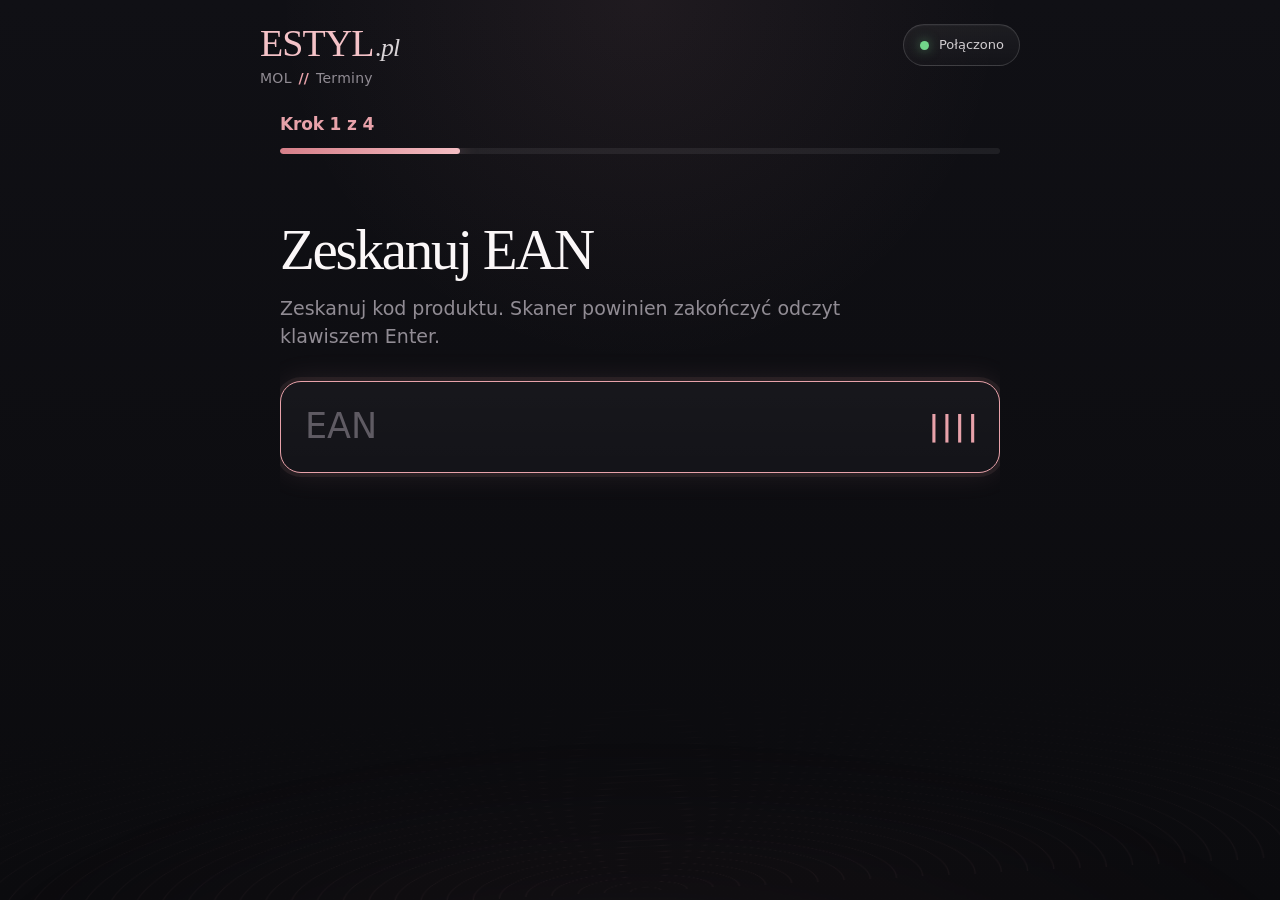
<file: index.html>
<!doctype html>
<html lang="pl">
<head>
  <meta charset="utf-8">
  <meta name="viewport" content="width=device-width,initial-scale=1,viewport-fit=cover">
  <meta name="theme-color" content="#0d0d10">

  <meta name="mobile-web-app-capable" content="yes">
  <meta name="apple-mobile-web-app-capable" content="yes">
  <meta name="apple-mobile-web-app-status-bar-style" content="black-translucent">
  <meta name="apple-mobile-web-app-title" content="MOL Magazyn">
  <meta name="robots" content="noindex,nofollow,noarchive">
  <meta name="app-build" content="9">

  <title>MOL Magazyn</title>

  <link rel="manifest" href="./manifest.webmanifest?v=9">
  <link rel="icon" href="./icon-192.png" type="image/png">
  <link rel="apple-touch-icon" href="./icon-192.png">
  <link rel="stylesheet" href="./styles.css?v=9">
</head>

<body>

  <div id="offline" class="offline">
    Brak połączenia z serwerem.
  </div>


  <!-- ========================= -->
  <!-- EKRAN STARTOWY / LOADER   -->
  <!-- ========================= -->

  <div id="loader" class="loader" role="status" aria-live="polite">

    <div class="loader-panel">

      <div class="loader-brand-top">
        <div class="brand-wordmark">
          ESTYL<span>.pl</span>
        </div>

        <div class="brand-subtitle">
          MOL <b>//</b> Terminy
        </div>
      </div>

      <div class="loader-orbit">
        <div class="loader-mark">
          ESTYL<span>.pl</span>
        </div>
      </div>

      <h2>MOL Magazyn</h2>

      <p>
        Uruchamiam narzędzie dekodowania partii
      </p>

      <div class="bar">
        <span></span>
      </div>

      <div class="loader-status">
        <i></i>
        Łączenie z systemem…
      </div>

    </div>

  </div>


  <!-- ========================= -->
  <!-- OVERLAY PRZETWARZANIA     -->
  <!-- ========================= -->

  <div id="processing"
       class="processing hidden"
       role="status"
       aria-live="polite">

    <div class="processing-box">

      <div class="spinner"></div>

      <h2 id="processingTitle">
        Przetwarzam
      </h2>

      <p id="processingMsg">
        Proszę czekać…
      </p>

      <p id="processingTime"
         class="processing-time">
        0 s
      </p>

      <p id="processingWarn"
         class="processing-warn hidden">
        Operacja trwa dłużej niż zwykle, ale nadal jest przetwarzana.
      </p>

    </div>

  </div>



  <!-- ========================= -->
  <!-- APLIKACJA                 -->
  <!-- ========================= -->

  <main class="app-shell">

    <header class="app-header">

      <div class="brand-block">

        <div class="brand-wordmark">
          ESTYL<span>.pl</span>
        </div>

        <div class="brand-subtitle">
          MOL <b>//</b> Terminy
        </div>

      </div>

      <div id="connectionBadge"
           class="badge">
        Łączenie…
      </div>

    </header>


    <div class="workflow-head">

      <p id="stepLabel"
         class="step-label">
        Krok 1 z 4
      </p>

      <div class="progress">
        <span id="progressBar"></span>
      </div>

    </div>



    <!-- ========================= -->
    <!-- KROK 1 — EAN              -->
    <!-- ========================= -->

    <section id="screenEan"
             class="screen active"
             data-step="1">

      <div class="screen-icon">
        1
      </div>

      <h2>
        Zeskanuj EAN
      </h2>

      <p class="lead">
        Zeskanuj kod produktu.
        Skaner powinien zakończyć odczyt klawiszem Enter.
      </p>


      <div class="input-block">

        <input
          id="eanInput"
          class="hero-input"
          type="text"
          inputmode="numeric"
          autocomplete="off"
          enterkeyhint="done"
          placeholder="EAN"
          autofocus
        >

        <span class="input-symbol barcode-symbol">
          ||||
        </span>

      </div>


      <div id="eanStatus"
           class="status hidden">
      </div>


      <div id="productPreview"
           class="result-card product-card hidden">

        <div>

          <small>
            SKU
          </small>

          <strong id="skuValue">
            —
          </strong>

        </div>

        <div>

          <small>
            Marka
          </small>

          <strong id="brandValue">
            —
          </strong>

        </div>

        <div class="wide">

          <small>
            Produkt
          </small>

          <strong id="nameValue">
            —
          </strong>

        </div>

      </div>

    </section>



    <!-- ========================= -->
    <!-- KROK 2 — TERMIN / PARTIA  -->
    <!-- ========================= -->

    <section id="screenPhoto"
             class="screen"
             data-step="2">

      <div class="screen-icon">
        2
      </div>

      <h2>
        Termin / partia
      </h2>

      <p class="lead">
        Zrób zdjęcie kodu partii, daty produkcji lub terminu przydatności.
        Jeśli znasz termin — możesz wpisać go ręcznie.
      </p>


      <!-- FOTO -->

      <label class="camera-button"
             for="photoInput">

        <span class="action-icon">
          ◉
        </span>

        <span class="action-copy">

          <strong>
            Zrób zdjęcie
          </strong>

          <small>
            Analiza przez dekoder
          </small>

        </span>

        <span class="action-arrow">
          →
        </span>

        <input
          id="photoInput"
          type="file"
          accept="image/*"
          capture="environment"
        >

      </label>


      <p id="fileName"
         class="file-name">
      </p>



      <!-- RĘCZNA DATA -->

      <div class="manual-expiry">

        <div class="manual-expiry-head">

          <span class="action-icon">
            ◫
          </span>

          <span class="action-copy">

            <strong>
              Wpisz datę ręcznie
            </strong>

            <small>
              Jeśli znasz termin przydatności
            </small>

          </span>

        </div>


        <label
          class="manual-expiry-label"
          for="manualExpiryInput">

          Data przydatności

        </label>


        <input
          id="manualExpiryInput"
          class="hero-input manual-expiry-input"
          type="date"
          autocomplete="off"
        >


        <button
          id="manualExpiryBtn"
          class="secondary"
          type="button"
          disabled>

          Użyj tej daty

        </button>

      </div>



      <!-- STATUS ANALIZY -->

      <div id="analysisStatus"
           class="status hidden">
      </div>



      <!-- WYNIK -->

      <div id="analysisPreview"
           class="result-card analysis-card hidden">

        <div>

          <small>
            Partia
          </small>

          <strong id="batchValue">
            —
          </strong>

        </div>


        <div>

          <small>
            Data produkcji
          </small>

          <strong id="productionValue">
            —
          </strong>

        </div>


        <div>

          <small>
            Trwałość
          </small>

          <strong id="shelfValue">
            —
          </strong>

        </div>


        <div>

          <small>
            Termin
          </small>

          <strong id="expiryValue">
            —
          </strong>

        </div>


        <div class="wide status-result">

          <small>
            Status
          </small>

          <strong id="decodeStatusValue">
            —
          </strong>

        </div>

      </div>


      <button
        id="retryPhotoBtn"
        class="secondary retry-button hidden"
        type="button">

        Zrób nowe zdjęcie

      </button>

    </section>



    <!-- ========================= -->
    <!-- KROK 3 — LOKALIZACJA      -->
    <!-- ========================= -->

    <section id="screenLocation"
             class="screen"
             data-step="3">

      <div class="screen-icon">
        3
      </div>

      <h2>
        Zeskanuj lokalizację
      </h2>

      <p class="lead">
        Zeskanuj kod lokalizacji i zatwierdź Enterem.
      </p>


      <div class="input-block">

        <input
          id="locationInput"
          class="hero-input"
          type="text"
          autocomplete="off"
          enterkeyhint="done"
          placeholder="np. 01-01-11"
        >

        <span class="input-symbol">
          ⌖
        </span>

      </div>


      <div id="locationStatus"
           class="status hidden">
      </div>


      <div id="locationPreview"
           class="result-card location-card hidden">

        <div>

          <small>
            Lokalizacja
          </small>

          <strong id="locationValue">
            —
          </strong>

        </div>

        <div>

          <small>
            Strefa
          </small>

          <strong id="zoneValue">
            —
          </strong>

        </div>

      </div>

    </section>



    <!-- ========================= -->
    <!-- KROK 4 — ILOŚĆ            -->
    <!-- ========================= -->

    <section id="screenQuantity"
             class="screen"
             data-step="4">

      <div class="screen-icon">
        4
      </div>

      <h2>
        Podaj ilość
      </h2>

      <p class="lead">
        Wpisz fizycznie policzoną ilość produktu.
      </p>


      <input
        id="qtyInput"
        class="hero-input qty-input"
        type="number"
        inputmode="decimal"
        min="0.01"
        step="0.01"
        enterkeyhint="done"
        placeholder="Ilość"
      >


      <div id="qtyStatus"
           class="status hidden">
      </div>


      <div id="reviewCard"
           class="review-card">

        <h3>
          Dane do zapisu
        </h3>

        <div id="reviewRows">
        </div>

      </div>


      <button
        id="saveBtn"
        class="primary"
        type="button"
        disabled>

        Zapisz do pliku

      </button>

    </section>



    <!-- ========================= -->
    <!-- SUKCES                    -->
    <!-- ========================= -->

    <section id="screenDone"
             class="screen done-screen"
             data-step="5">

      <div class="success-icon">
        ✓
      </div>


      <h2>
        Zapisano poprawnie
      </h2>


      <p class="lead success-text">
        Dane zostały wyeksportowane do pliku.
      </p>


      <div id="finalData"
           class="final-data">
      </div>


      <button
        id="nextProductBtn"
        class="primary next-product"
        type="button">

        Skanuj kolejny produkt

      </button>

    </section>


  </main>


  <script src="./app.js?v=9" defer></script>

</body>
</html>
</file>
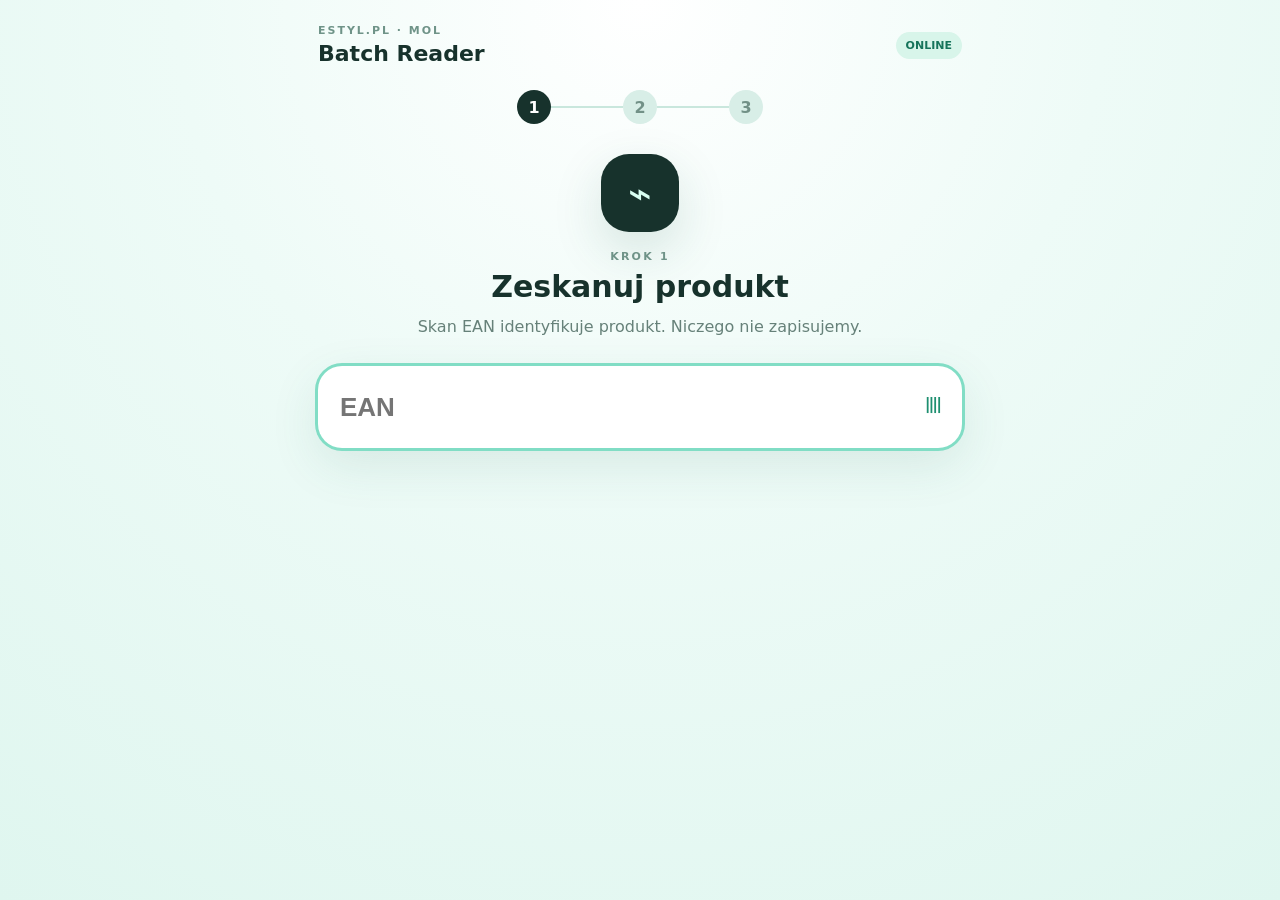
<file: batch-reader/index.html>
<!doctype html>
<html lang="pl">
<head>
  <meta charset="utf-8">
  <meta name="viewport" content="width=device-width,initial-scale=1,viewport-fit=cover">
  <meta name="theme-color" content="#e9fbf6">
  <meta name="robots" content="noindex,nofollow,noarchive">
  <meta name="mobile-web-app-capable" content="yes">
  <meta name="apple-mobile-web-app-capable" content="yes">
  <meta name="apple-mobile-web-app-title" content="Batch Reader">
  <meta name="app-build" content="4">
  <title>MOL // Batch Reader</title>
  <link rel="manifest" href="./manifest.webmanifest?v=4">
  <link rel="icon" href="../icon-192.png" type="image/png">
  <link rel="apple-touch-icon" href="../icon-192.png">
  <link rel="stylesheet" href="./styles.css?v=4">
</head>
<body>
  <div id="offline" class="offline">Brak połączenia z serwerem</div>

  <div id="processing" class="processing hidden" role="status" aria-live="polite">
    <div class="processing-card">
      <div class="scan-orbit"><span></span></div>
      <h2 id="processingTitle">Przetwarzam</h2>
      <p id="processingMsg">Proszę czekać…</p>
      <b id="processingTime">0 s</b>
    </div>
  </div>

  <main class="shell">
    <header class="topbar">
      <div>
        <div class="eyebrow">ESTYL.PL · MOL</div>
        <h1>Batch Reader</h1>
      </div>
      <span id="connectionBadge" class="connection">online</span>
    </header>

    <div class="steps" aria-hidden="true">
      <span id="step1" class="step active">1</span><i></i><span id="step2" class="step">2</span><i></i><span id="step3" class="step">3</span>
    </div>

    <section id="screenEan" class="screen active">
      <div class="hero-icon">⌁</div>
      <p class="kicker">KROK 1</p>
      <h2>Zeskanuj produkt</h2>
      <p class="lead">Skan EAN identyfikuje produkt. Niczego nie zapisujemy.</p>
      <div class="ean-wrap">
        <input id="eanInput" type="text" inputmode="numeric" autocomplete="off" enterkeyhint="done" placeholder="EAN" autofocus>
        <span>||||</span>
      </div>
      <div id="eanStatus" class="status hidden"></div>
      <div id="productCard" class="product-card hidden">
        <small>ROZPOZNANO</small>
        <strong id="productName">—</strong>
        <div><span id="productBrand">—</span><b id="productSku">—</b></div>
      </div>
    </section>

    <section id="screenPhoto" class="screen">
      <div class="hero-icon camera">◎</div>
      <p class="kicker">KROK 2</p>
      <h2>Zrób zdjęcie partii</h2>
      <p class="lead">Ustaw kod LOT / batch w kadrze. System odczyta kod i uruchomi dekoder tylko wtedy, gdy będzie potrzebny.</p>
      <label class="photo-button" for="photoInput">
        <span class="photo-symbol">◉</span>
        <span><strong>Otwórz aparat</strong><small>Zdjęcie partii / LOT</small></span>
        <b>→</b>
        <input id="photoInput" type="file" accept="image/*" capture="environment">
      </label>
      <div id="photoStatus" class="status hidden"></div>
      <button id="backBtn" class="text-button" type="button">← Zmień produkt</button>
    </section>

    <section id="screenResult" class="screen">
      <div id="resultMark" class="result-mark">✓</div>
      <p class="kicker">WYNIK</p>
      <h2 id="resultTitle">Partia rozpoznana</h2>
      <p id="resultLead" class="lead">Wynik ma charakter jednorazowy i nie jest zapisywany.</p>

      <div class="result-grid">
        <div class="result-main"><small>DATA PRZYDATNOŚCI</small><strong id="expiryValue">—</strong></div>
        <div><small>PARTIA / LOT</small><strong id="batchValue">—</strong></div>
        <div><small>DATA PRODUKCJI</small><strong id="productionValue">—</strong></div>
        <div class="source-card"><small>ŹRÓDŁO INFORMACJI</small><strong id="sourceValue">—</strong><span id="sourceDetail">—</span></div>
        <div><small>PRODUKT</small><strong id="resultProduct">—</strong></div>
        <div><small>PEWNOŚĆ</small><strong id="confidenceValue">—</strong></div>
      </div>

      <button id="nextBtn" class="primary-button" type="button">Skanuj kolejny produkt</button>
      <button id="retryBtn" class="secondary-button" type="button">Zrób inne zdjęcie</button>
    </section>
  </main>

  <script src="./app.js?v=4"></script>
</body>
</html>
</file>
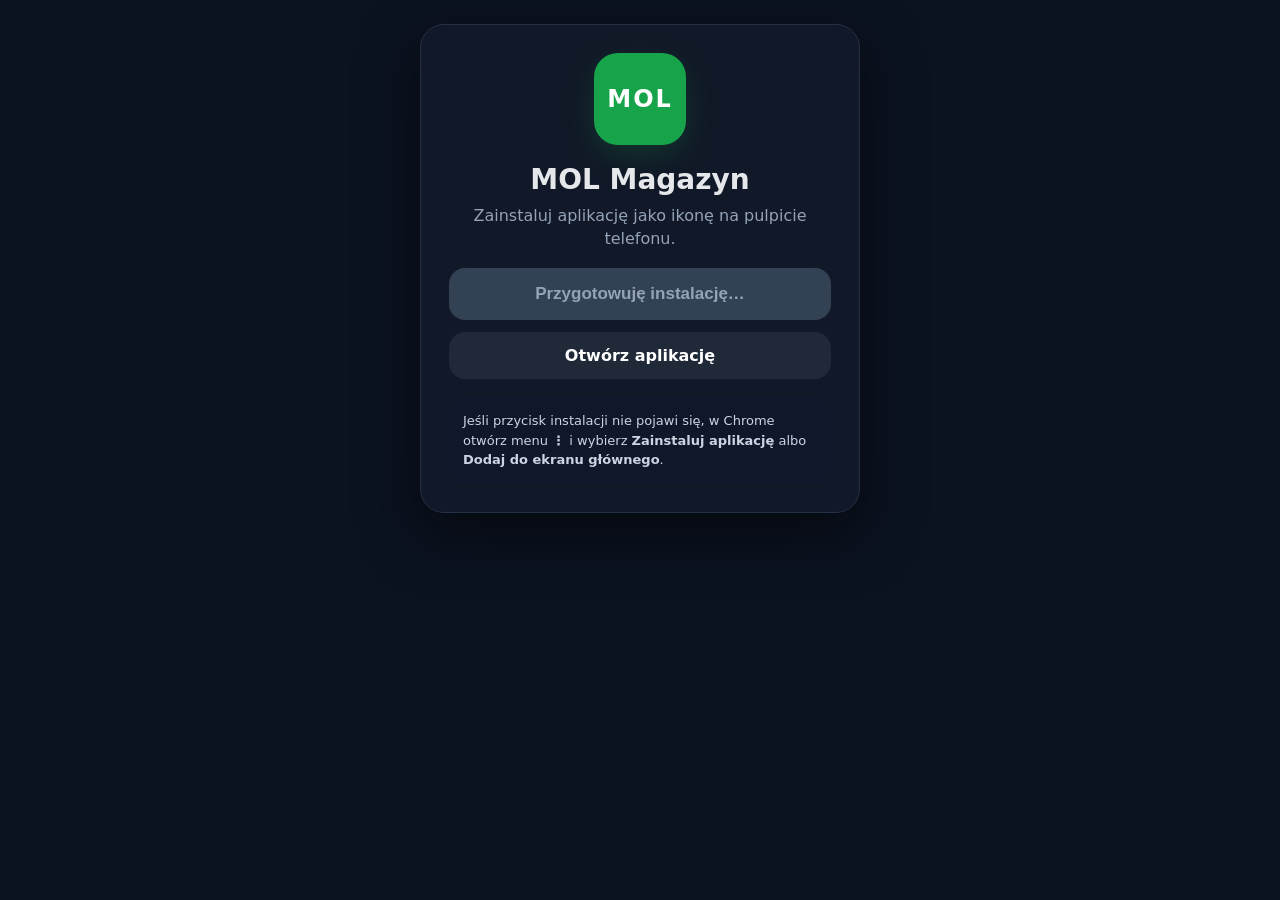
<file: install.html>
<!doctype html>
<html lang="pl">
<head>
  <meta charset="utf-8">
  <meta name="viewport" content="width=device-width,initial-scale=1,viewport-fit=cover">
  <meta name="theme-color" content="#0b1220">
  <meta name="mobile-web-app-capable" content="yes">
  <meta name="apple-mobile-web-app-capable" content="yes">
  <meta name="apple-mobile-web-app-status-bar-style" content="black-translucent">
  <meta name="apple-mobile-web-app-title" content="MOL Magazyn">
  <title>Zainstaluj MOL Magazyn</title>
  <link rel="manifest" href="./manifest.webmanifest">
  <link rel="icon" href="./icon-192.png" type="image/png">
  <link rel="apple-touch-icon" href="./icon-192.png">
  <style>
    *{box-sizing:border-box}html,body{margin:0;min-height:100%;background:#0b1220;color:#e5e7eb;font-family:system-ui,-apple-system,BlinkMacSystemFont,"Segoe UI",sans-serif}
    body{display:grid;place-items:center;padding:24px}.card{width:min(440px,100%);background:#111827;border:1px solid #243044;border-radius:24px;padding:28px;box-shadow:0 20px 60px #0008;text-align:center}
    .logo{width:92px;height:92px;border-radius:24px;margin:0 auto 18px;display:grid;place-items:center;background:#16a34a;color:white;font-size:24px;font-weight:900;letter-spacing:.08em;box-shadow:0 10px 30px #16a34a33}
    h1{margin:0 0 8px;font-size:28px}p{margin:0 0 18px;color:#94a3b8;line-height:1.45}.install{width:100%;border:0;border-radius:16px;padding:16px 18px;background:#22c55e;color:#052e16;font-size:17px;font-weight:900;cursor:pointer}.install:disabled{background:#334155;color:#94a3b8;cursor:default}.open{display:block;margin-top:12px;padding:14px 16px;border-radius:16px;background:#1f2937;color:#fff;text-decoration:none;font-weight:800}.help{margin-top:18px;padding:14px;border-radius:14px;background:#0f172a;text-align:left;font-size:13px;line-height:1.5;color:#cbd5e1}.ok{color:#86efac}.warn{color:#fde68a}
  </style>
</head>
<body>
  <main class="card">
    <div class="logo">MOL</div>
    <h1>MOL Magazyn</h1>
    <p>Zainstaluj aplikację jako ikonę na pulpicie telefonu.</p>
    <button id="installBtn" class="install" type="button" disabled>Przygotowuję instalację…</button>
    <a class="open" href="./">Otwórz aplikację</a>
    <div id="help" class="help">Jeśli przycisk instalacji nie pojawi się, w Chrome otwórz menu <b>⋮</b> i wybierz <b>Zainstaluj aplikację</b> albo <b>Dodaj do ekranu głównego</b>.</div>
  </main>
  <script>
    if('serviceWorker' in navigator){navigator.serviceWorker.register('./sw.js').catch(()=>{});}
    const btn=document.getElementById('installBtn');
    const help=document.getElementById('help');
    let deferredPrompt=null;
    window.addEventListener('beforeinstallprompt',e=>{
      e.preventDefault();
      deferredPrompt=e;
      btn.disabled=false;
      btn.textContent='Zainstaluj MOL Magazyn';
      help.innerHTML='<span class="ok">Aplikacja jest gotowa do instalacji.</span> Kliknij zielony przycisk.';
    });
    btn.addEventListener('click',async()=>{
      if(!deferredPrompt)return;
      btn.disabled=true;
      deferredPrompt.prompt();
      const choice=await deferredPrompt.userChoice;
      deferredPrompt=null;
      if(choice.outcome==='accepted'){
        btn.textContent='Zainstalowano';
        help.innerHTML='<span class="ok">Gotowe.</span> Ikona MOL Magazyn powinna pojawić się na pulpicie telefonu.';
      }else{
        btn.disabled=false;
        btn.textContent='Zainstaluj MOL Magazyn';
      }
    });
    window.addEventListener('appinstalled',()=>{
      btn.disabled=true;
      btn.textContent='Zainstalowano';
      help.innerHTML='<span class="ok">Aplikacja została zainstalowana.</span> Możesz uruchamiać ją z ikony na pulpicie.';
    });
    setTimeout(()=>{
      if(!deferredPrompt){
        btn.disabled=true;
        btn.textContent='Instalacja przez menu Chrome';
        help.innerHTML='<span class="warn">Chrome nie udostępnił automatycznego przycisku.</span> Otwórz menu <b>⋮</b> i wybierz <b>Zainstaluj aplikację</b> albo <b>Dodaj do ekranu głównego</b>.';
      }
    },2500);
  </script>
</body>
</html>
</file>
<file: styles.css>
/* =========================================================
   ESTYL // MOL TERMINY
   Dark Premium UI
   ========================================================= */


* {
  box-sizing: border-box;
}


:root {

  font-family:
    Inter,
    ui-sans-serif,
    system-ui,
    -apple-system,
    BlinkMacSystemFont,
    "Segoe UI",
    sans-serif;

  --bg: #0c0c0f;
  --bg-soft: #101014;

  --panel: #141419;
  --panel-2: #18181e;
  --panel-3: #1d1c22;

  --border: rgba(255,255,255,.10);
  --border-soft: rgba(232,162,170,.20);
  --border-rose: rgba(232,162,170,.52);

  --rose: #e8a2aa;
  --rose-light: #f4c2c7;
  --rose-bright: #f09aa5;
  --rose-dark: #b86470;

  --text: #f5f3f4;
  --text-soft: #d2ced1;
  --muted: #918c94;
  --muted-2: #67636b;

  --green: #72d58a;
  --green-soft: rgba(114,213,138,.12);

  --yellow: #f0c978;
  --red: #ff8797;

  --shadow:
    0 24px 70px rgba(0,0,0,.38);

  --rose-glow:
    0 0 28px rgba(232,162,170,.10);

  color: var(--text);
  background: var(--bg);
  line-height: 1.4;
  font-weight: 500;
}



html,
body {

  margin: 0;
  width: 100%;
  min-height: 100%;

  background:
    radial-gradient(
      circle at 50% 0%,
      rgba(232,162,170,.07),
      transparent 33%
    ),
    linear-gradient(
      180deg,
      #101015 0%,
      #0b0b0e 100%
    );

  color: var(--text);
}



body {

  min-height: 100dvh;
  overflow-x: hidden;

  position: relative;
}



/* dekoracyjna poświata / fala */

body::before {

  content: "";

  position: fixed;

  width: 130vw;
  height: 36vh;

  left: -15vw;
  bottom: -12vh;

  pointer-events: none;

  opacity: .56;

  background:

    radial-gradient(
      ellipse at 50% 100%,
      rgba(232,162,170,.14) 0%,
      rgba(232,162,170,.05) 25%,
      transparent 62%
    );

  filter: blur(2px);

  z-index: 0;
}



body::after {

  content: "";

  position: fixed;

  left: -10vw;
  right: -10vw;
  bottom: 1vh;

  height: 24vh;

  pointer-events: none;

  opacity: .18;

  background:

    repeating-radial-gradient(
      ellipse at 50% 100%,
      transparent 0,
      transparent 11px,
      rgba(232,162,170,.28) 12px,
      transparent 13px,
      transparent 21px
    );

  transform:
    rotate(-3deg)
    scaleX(1.25);

  mask-image:
    linear-gradient(
      to top,
      black,
      transparent
    );

  z-index: 0;
}



button,
input {

  font: inherit;
}



button {

  cursor: pointer;
}



.hidden {

  display: none !important;
}



/* =========================================================
   APP
   ========================================================= */


.app-shell {

  position: relative;
  z-index: 1;

  width: min(820px, 100%);
  min-height: 100dvh;

  margin: 0 auto;

  padding:
    max(20px, env(safe-area-inset-top))
    max(18px, env(safe-area-inset-right))
    max(28px, env(safe-area-inset-bottom))
    max(18px, env(safe-area-inset-left));

  display: flex;
  flex-direction: column;
}



/* =========================================================
   BRANDING
   ========================================================= */


.app-header {

  width: 100%;

  display: flex;

  justify-content: space-between;
  align-items: flex-start;

  gap: 20px;

  padding-top: 4px;
  margin-bottom: 24px;

  flex: 0 0 auto;
}



.brand-block {

  display: flex;
  flex-direction: column;
}



.brand-wordmark {

  color: var(--rose-light);

  font-family:
    "Iowan Old Style",
    "Palatino Linotype",
    Palatino,
    Georgia,
    serif;

  font-size: clamp(28px, 7vw, 38px);
  line-height: 1;

  letter-spacing: -.025em;
}



.brand-wordmark span {

  margin-left: 2px;

  font-size: .68em;

  font-style: italic;

  color: #d8d3d6;
}



.brand-subtitle {

  margin-top: 7px;

  font-size: 14px;
  font-weight: 500;

  color: var(--muted);

  letter-spacing: .02em;
}



.brand-subtitle b {

  color: var(--rose);

  font-weight: 800;

  margin: 0 2px;
}



/* ONLINE */

.badge {

  position: relative;

  min-height: 42px;

  display: inline-flex;
  align-items: center;

  padding:
    0 15px
    0 35px;

  border:
    1px solid
    rgba(255,255,255,.15);

  border-radius: 999px;

  background:
    linear-gradient(
      180deg,
      rgba(255,255,255,.055),
      rgba(255,255,255,.018)
    );

  color: var(--text-soft);

  font-size: 13px;

  white-space: nowrap;

  box-shadow:
    inset 0 1px rgba(255,255,255,.03);
}



.badge::before {

  content: "";

  position: absolute;

  width: 9px;
  height: 9px;

  left: 16px;

  border-radius: 50%;

  background: var(--green);

  box-shadow:
    0 0 12px rgba(114,213,138,.55);
}



/* =========================================================
   KROK / PROGRESS
   ========================================================= */


.workflow-head {

  width: 100%;

  margin-bottom: 22px;

  flex: 0 0 auto;
}



.step-label {

  margin:
    0
    0
    12px;

  color: var(--rose);

  font-size: 17px;
  font-weight: 650;

  letter-spacing: -.01em;
}



.progress {

  width: 100%;
  height: 6px;

  overflow: hidden;

  border-radius: 999px;

  background:
    rgba(255,255,255,.07);
}



.progress span {

  display: block;

  width: 25%;
  height: 100%;

  border-radius: inherit;

  background:
    linear-gradient(
      90deg,
      #d67f89,
      #f4bdc3
    );

  box-shadow:
    0 0 18px rgba(240,154,165,.50);

  transition:
    width .35s cubic-bezier(.2,.8,.2,1);
}



/* =========================================================
   EKRANY
   ========================================================= */


.screen {

  display: none;

  flex: 1;

  min-height: 0;
  width: 100%;

  flex-direction: column;
  align-items: stretch;
  justify-content: flex-start;

  text-align: left;

  padding:
    clamp(24px, 5vh, 54px)
    0
    30px;

  animation:
    screenIn .28s ease;

  overflow-y: auto;

  scrollbar-width: none;
}



.screen::-webkit-scrollbar {

  display: none;
}



.screen.active {

  display: flex;
}



.screen-icon {

  display: none;
}



.screen h2 {

  margin: 0;

  font-family:
    "Iowan Old Style",
    "Palatino Linotype",
    Palatino,
    Georgia,
    serif;

  font-size:
    clamp(38px, 9vw, 57px);

  font-weight: 500;

  line-height: 1.02;

  letter-spacing: -.04em;

  color: #fbf7f8;
}



.lead {

  width: min(100%, 650px);

  margin:
    14px 0
    30px;

  color: var(--muted);

  font-size:
    clamp(16px, 4vw, 19px);

  line-height: 1.5;
}



/* =========================================================
   INPUT
   ========================================================= */


.input-block {

  width: 100%;
  position: relative;
}



.hero-input {

  appearance: none;

  width: 100%;

  min-height: 86px;

  border:
    1px solid
    var(--border-rose);

  background:

    linear-gradient(
      180deg,
      rgba(255,255,255,.025),
      rgba(255,255,255,.008)
    ),

    #121217;

  color: #ffffff;

  border-radius: 21px;

  padding:
    18px 66px
    18px 24px;

  font-size:
    clamp(26px, 7vw, 35px);

  font-weight: 550;

  outline: none;

  text-align: left;

  box-shadow:
    var(--rose-glow),
    inset 0 1px rgba(255,255,255,.035);

  transition:
    border-color .2s ease,
    box-shadow .2s ease,
    transform .2s ease;
}



.hero-input:focus {

  border-color: var(--rose);

  box-shadow:

    0 0 0 4px rgba(232,162,170,.08),

    0 0 30px rgba(232,162,170,.12);
}



.hero-input::placeholder {

  color: #5f5b63;

  font-weight: 450;
}



.input-symbol {

  position: absolute;

  right: 23px;
  top: 50%;

  transform:
    translateY(-50%);

  color: var(--rose);

  font-size: 28px;

  pointer-events: none;
}



.barcode-symbol {

  font-family: monospace;

  letter-spacing: -4px;

  font-weight: 900;
}



/* =========================================================
   STATUS
   ========================================================= */


.status {

  width: 100%;

  margin-top: 17px;

  padding:
    14px
    4px;

  border: 0;

  background: transparent;

  border-radius: 0;

  font-size: 15px;

  font-weight: 600;

  text-align: left;
}



.status.ok {

  color: var(--green);
}



.status.ok::before {

  content: "✓";

  margin-right: 10px;

  font-size: 20px;
}



.status.warn {

  color: var(--yellow);
}



.status.warn::before {

  content: "!";
  margin-right: 10px;
}



.status.err {

  color: var(--red);

  background:
    rgba(255,135,151,.06);

  padding:
    13px 15px;

  border:
    1px solid
    rgba(255,135,151,.20);

  border-radius: 14px;
}



.status.info {

  color: var(--text-soft);
}



/* =========================================================
   KARTY
   ========================================================= */


.result-card,
.review-card,
.final-data {

  width: 100%;

  display: grid;

  grid-template-columns:
    1fr
    1fr;

  gap: 1px;

  margin-top: 18px;

  padding: 1px;

  overflow: hidden;

  border:
    1px solid
    var(--border-soft);

  border-radius: 22px;

  background:
    var(--border-soft);

  text-align: left;

  box-shadow:
    0 18px 55px rgba(0,0,0,.18);
}



.result-card > div,
.final-data > div {

  padding:
    18px
    19px;

  background:
    linear-gradient(
      145deg,
      #17171c,
      #131318
    );
}



.result-card .wide,
.final-data .wide {

  grid-column: 1 / -1;
}



.result-card small,
.final-data small {

  display: block;

  margin-bottom: 7px;

  color: var(--muted);

  font-size: 13px;
}



.result-card strong,
.final-data strong {

  display: block;

  color: #f5f1f3;

  font-size: 18px;
  font-weight: 600;

  word-break: break-word;
}



.product-card strong {

  color: #fff;
}



.analysis-card strong {

  color: var(--rose-light);
}



.analysis-card
.status-result
strong {

  color: var(--green);
}



.location-card strong {

  color: var(--rose-light);

  font-size:
    clamp(26px, 6vw, 36px);
}



/* =========================================================
   FOTO / AKCJE
   ========================================================= */


.camera-button {

  position: relative;

  width: 100%;

  min-height: 116px;

  display: flex;

  align-items: center;

  gap: 18px;

  padding:
    20px
    22px;

  border:
    1px solid
    rgba(232,162,170,.30);

  border-radius: 23px;

  background:

    linear-gradient(
      135deg,
      rgba(232,162,170,.045),
      transparent 52%
    ),

    #141419;

  color: var(--text);

  cursor: pointer;

  box-shadow:
    var(--rose-glow);

  transition:
    transform .18s ease,
    border-color .18s ease,
    background .18s ease;
}



.camera-button:hover {

  border-color:
    rgba(232,162,170,.62);

  transform:
    translateY(-1px);
}



.camera-button:active {

  transform:
    scale(.99);
}



.camera-button input {

  display: none;
}



.action-icon {

  flex: 0 0 62px;

  width: 62px;
  height: 62px;

  display: grid;
  place-items: center;

  border:
    1px solid
    rgba(232,162,170,.36);

  border-radius: 50%;

  background:
    rgba(232,162,170,.035);

  color: var(--rose);

  font-size: 28px;

  box-shadow:
    0 0 24px rgba(232,162,170,.09);
}



.action-copy {

  min-width: 0;

  display: flex;
  flex: 1;

  flex-direction: column;

  text-align: left;
}



.action-copy strong {

  color: #f7f3f4;

  font-size:
    clamp(20px, 5vw, 26px);

  font-weight: 600;
}



.action-copy small {

  margin-top: 6px;

  color: var(--muted);

  font-size: 14px;
}



.action-arrow {

  color: var(--rose);

  font-size: 29px;
  font-weight: 300;
}



.file-name {

  width: 100%;

  min-height: 22px;

  margin:
    10px 0;

  color: var(--muted);

  font-size: 13px;

  text-align: left;
}



/* =========================================================
   DATA RĘCZNA
   ========================================================= */


.manual-expiry {

  width: 100%;

  margin-top: 4px;

  padding:
    20px;

  border:
    1px solid
    rgba(232,162,170,.25);

  border-radius: 23px;

  background:

    linear-gradient(
      135deg,
      rgba(232,162,170,.035),
      transparent 52%
    ),

    #141419;

  box-shadow:
    var(--rose-glow);
}



.manual-expiry-head {

  display: flex;
  align-items: center;

  gap: 18px;

  margin-bottom: 20px;
}



.manual-expiry-head
.action-icon {

  width: 58px;
  height: 58px;

  flex-basis: 58px;

  font-size: 25px;
}



.manual-expiry-label {

  display: block;

  margin:
    0
    2px
    9px;

  color: var(--muted);

  font-size: 13px;
}



.manual-expiry-input {

  min-height: 70px;

  padding-right: 18px;

  font-size:
    clamp(20px, 5vw, 27px);

  color-scheme: dark;
}



/* =========================================================
   BUTTONS
   ========================================================= */


.primary,
.secondary {

  width: 100%;

  border-radius: 19px;

  padding:
    18px
    22px;

  font-weight: 650;

  text-align: center;

  transition:
    transform .18s ease,
    opacity .18s ease,
    box-shadow .18s ease;
}



.primary {

  min-height: 68px;

  border: 0;

  margin-top: 18px;

  background:

    linear-gradient(
      100deg,
      #e08f99,
      #f1b4bb
    );

  color: #21171a;

  font-size:
    clamp(17px, 4vw, 20px);

  box-shadow:
    0 14px 38px rgba(224,143,153,.18);
}



.primary:not(:disabled):active {

  transform:
    scale(.985);
}



.primary:disabled {

  opacity: .34;

  cursor: not-allowed;

  box-shadow: none;
}



.secondary {

  min-height: 60px;

  margin-top: 12px;

  border:
    1px solid
    rgba(232,162,170,.25);

  background:
    rgba(255,255,255,.025);

  color: var(--rose-light);

  font-size: 16px;
}



.secondary:not(:disabled):active {

  transform:
    scale(.985);
}



.secondary:disabled {

  opacity: .35;
  cursor: not-allowed;
}



.retry-button {

  margin-top: 16px;
}



/* =========================================================
   REVIEW
   ========================================================= */


.review-card {

  display: block;

  padding:
    18px
    20px;

  background:
    linear-gradient(
      145deg,
      #17171c,
      #121216
    );
}



.review-card h3 {

  margin:
    0
    0
    12px;

  color: var(--rose-light);

  font-family:
    "Iowan Old Style",
    "Palatino Linotype",
    Palatino,
    Georgia,
    serif;

  font-size: 23px;

  font-weight: 500;
}



.review-row {

  display: flex;

  justify-content: space-between;
  align-items: flex-start;

  gap: 18px;

  padding:
    13px 0;

  border-bottom:
    1px solid
    rgba(255,255,255,.07);

  font-size: 14px;
}



.review-row:last-child {

  border-bottom: 0;
}



.review-row span {

  color: var(--muted);
}



.review-row b {

  max-width: 62%;

  color: #f3eff1;

  text-align: right;

  font-weight: 600;

  word-break: break-word;
}



/* =========================================================
   SUKCES
   ========================================================= */


.done-screen {

  align-items: center;

  text-align: center;

  padding-top:
    clamp(24px, 6vh, 60px);
}



.done-screen h2 {

  text-align: center;
}



.success-icon {

  width: 145px;
  height: 145px;

  margin:
    5px auto
    32px;

  display: grid;
  place-items: center;

  flex: 0 0 auto;

  border:
    1px solid
    rgba(232,162,170,.72);

  border-radius: 50%;

  background:

    radial-gradient(
      circle,
      rgba(232,162,170,.10),
      rgba(232,162,170,.025) 58%,
      transparent 60%
    );

  color: var(--rose-light);

  font-size: 69px;
  font-weight: 300;

  box-shadow:

    0 0 55px rgba(232,162,170,.16),

    inset 0 0 30px rgba(232,162,170,.03);
}



.success-text {

  margin-bottom: 14px;

  color: var(--muted);

  text-align: center;
}



.done-screen
.final-data {

  width: 100%;

  margin-bottom: 20px;

  text-align: left;
}



.next-product {

  width: 100%;

  margin-top: 3px;

  font-size: 19px;
}



/* =========================================================
   LOADER
   ========================================================= */


.loader,
.processing {

  position: fixed;

  inset: 0;

  z-index: 9999;

  display: flex;

  align-items: center;
  justify-content: center;

  background:

    radial-gradient(
      circle at 50% 40%,
      rgba(232,162,170,.08),
      transparent 31%
    ),

    #0c0c0f;

  transition:
    opacity .25s ease,
    visibility .25s ease;
}



.loader.hidden,
.processing.hidden {

  opacity: 0;
  visibility: hidden;

  pointer-events: none;
}



.loader-panel,
.processing-box {

  width: min(530px, 92vw);

  padding:
    26px
    22px;

  text-align: center;
}



.loader-brand-top {

  margin-bottom:
    clamp(50px, 9vh, 100px);

  text-align: left;
}



.loader-orbit {

  width:
    clamp(180px, 46vw, 250px);

  height:
    clamp(180px, 46vw, 250px);

  margin:
    0 auto
    35px;

  display: grid;
  place-items: center;

  border:
    1px solid
    rgba(232,162,170,.40);

  border-radius: 50%;

  background:

    radial-gradient(
      circle,
      rgba(232,162,170,.07),
      transparent 66%
    );

  box-shadow:

    0 0 55px rgba(232,162,170,.10);
}



.loader-mark {

  color: var(--rose-light);

  font-family:
    "Iowan Old Style",
    "Palatino Linotype",
    Palatino,
    Georgia,
    serif;

  font-size:
    clamp(35px, 9vw, 55px);

  letter-spacing: -.025em;
}



.loader-mark span {

  font-size: .64em;
  font-style: italic;

  color: #ddd7da;
}



.loader h2,
.processing h2 {

  margin:
    0
    0
    10px;

  color: #faf7f8;

  font-size:
    clamp(28px, 7vw, 38px);

  font-weight: 600;

  letter-spacing: -.03em;
}



.loader p,
.processing p {

  margin: 0;

  color: var(--muted);

  font-size: 15px;
}



.bar {

  width:
    min(330px, 80vw);

  height: 6px;

  margin:
    34px auto
    0;

  overflow: hidden;

  border-radius: 999px;

  background:
    rgba(255,255,255,.08);
}



.bar span {

  display: block;

  width: 42%;
  height: 100%;

  border-radius: inherit;

  background:

    linear-gradient(
      90deg,
      #d67e89,
      #f2b9c0
    );

  box-shadow:
    0 0 18px rgba(232,162,170,.65);

  animation:
    move 1.25s ease-in-out infinite;
}



.loader-status {

  margin-top: 22px;

  display: flex;

  justify-content: center;
  align-items: center;

  gap: 10px;

  color: var(--text-soft);

  font-size: 14px;
}



.loader-status i {

  width: 8px;
  height: 8px;

  display: block;

  border-radius: 50%;

  background: var(--rose);

  box-shadow:
    0 0 12px rgba(232,162,170,.55);
}



/* =========================================================
   PROCESSING
   ========================================================= */


.processing-box {

  padding:
    36px
    26px;

  border:
    1px solid
    rgba(232,162,170,.14);

  border-radius: 26px;

  background:
    rgba(20,20,25,.93);

  box-shadow:
    var(--shadow);
}



.spinner {

  width: 72px;
  height: 72px;

  margin:
    0 auto
    26px;

  border:
    5px solid
    rgba(255,255,255,.08);

  border-top-color:
    var(--rose);

  border-radius: 50%;

  box-shadow:
    0 0 30px rgba(232,162,170,.09);

  animation:
    spin .8s linear infinite;
}



.processing-time {

  margin-top:
    18px !important;

  color:
    var(--rose-light) !important;

  font-size:
    25px !important;

  font-weight:
    700;
}



.processing-warn {

  margin-top:
    18px !important;

  padding:
    14px;

  border:
    1px solid
    rgba(240,201,120,.25);

  border-radius:
    14px;

  background:
    rgba(240,201,120,.07);

  color:
    var(--yellow) !important;
}



/* =========================================================
   OFFLINE
   ========================================================= */


.offline {

  display: none;

  position: fixed;

  left: 12px;
  right: 12px;

  top:
    max(
      12px,
      env(safe-area-inset-top)
    );

  z-index: 11000;

  padding:
    13px
    15px;

  border:
    1px solid
    rgba(255,135,151,.35);

  border-radius:
    14px;

  background:
    rgba(40,15,20,.96);

  color: #ffd1d7;

  text-align: center;

  box-shadow:
    0 15px 40px rgba(0,0,0,.35);
}



.offline.show {

  display: block;
}



/* =========================================================
   ANIMATIONS
   ========================================================= */


@keyframes screenIn {

  from {

    opacity: 0;

    transform:
      translateY(10px);
  }

  to {

    opacity: 1;

    transform: none;
  }
}



@keyframes move {

  0% {

    transform:
      translateX(-120%);
  }

  100% {

    transform:
      translateX(340%);
  }
}



@keyframes spin {

  to {

    transform:
      rotate(360deg);
  }
}



@media
(prefers-reduced-motion: reduce) {

  *,
  *::before,
  *::after {

    animation-duration:
      .01ms !important;

    animation-iteration-count:
      1 !important;

    scroll-behavior:
      auto !important;

    transition-duration:
      .01ms !important;
  }
}



/* =========================================================
   MOBILE
   ========================================================= */


@media
(max-width: 520px) {


  .app-shell {

    padding:

      max(
        15px,
        env(safe-area-inset-top)
      )

      max(
        15px,
        env(safe-area-inset-right)
      )

      max(
        22px,
        env(safe-area-inset-bottom)
      )

      max(
        15px,
        env(safe-area-inset-left)
      );
  }


  .app-header {

    margin-bottom: 22px;
  }


  .brand-wordmark {

    font-size: 30px;
  }


  .brand-subtitle {

    margin-top: 5px;

    font-size: 13px;
  }


  .badge {

    min-height: 38px;

    padding:
      0
      12px
      0
      31px;

    font-size: 12px;
  }


  .badge::before {

    left: 14px;

    width: 8px;
    height: 8px;
  }


  .workflow-head {

    margin-bottom: 15px;
  }


  .step-label {

    margin-bottom: 10px;

    font-size: 16px;
  }


  .screen {

    padding:
      24px
      0
      22px;
  }


  .screen h2 {

    font-size:
      clamp(36px, 10vw, 46px);
  }


  .lead {

    margin:
      12px 0
      24px;

    font-size: 16px;
  }


  .hero-input {

    min-height: 78px;

    border-radius: 19px;

    font-size:
      clamp(25px, 8vw, 31px);
  }


  .camera-button {

    min-height: 108px;

    padding:
      18px;
  }


  .action-icon {

    width: 55px;
    height: 55px;

    flex-basis: 55px;

    font-size: 24px;
  }


  .action-copy strong {

    font-size: 20px;
  }


  .action-copy small {

    font-size: 13px;
  }


  .manual-expiry {

    padding: 17px;
  }


  .result-card,
  .final-data {

    grid-template-columns:
      1fr;

    gap: 1px;
  }


  .result-card .wide,
  .final-data .wide {

    grid-column: auto;
  }


  .review-row {

    font-size: 13px;
  }


  .review-row b {

    max-width: 60%;
  }


  .success-icon {

    width: 120px;
    height: 120px;

    margin-bottom: 25px;

    font-size: 58px;
  }


  .loader-brand-top {

    margin-bottom: 55px;
  }


  .loader-orbit {

    margin-bottom: 30px;
  }

}



/* =========================================================
   TABLET / DESKTOP
   ========================================================= */


@media
(min-width: 700px) {


  .app-shell {

    padding-left: 30px;
    padding-right: 30px;
  }


  .screen {

    max-width: 720px;

    margin-left: auto;
    margin-right: auto;
  }


  .workflow-head {

    max-width: 720px;

    margin-left: auto;
    margin-right: auto;
  }


  .hero-input {

    min-height: 92px;
  }


  .camera-button {

    min-height: 126px;
  }


  .primary {

    min-height: 74px;
  }

}
</file>
<file: batch-reader/styles.css>
:root{font-family:Inter,system-ui,-apple-system,BlinkMacSystemFont,"Segoe UI",sans-serif;color:#17322c;background:#eefbf7}*{box-sizing:border-box}body{margin:0;min-height:100vh;background:radial-gradient(circle at top,#ffffff 0,#eefbf7 42%,#dff6ef 100%);color:#17322c}.hidden{display:none!important}.offline{display:none;position:fixed;top:0;left:0;right:0;z-index:50;padding:10px;text-align:center;background:#17322c;color:white;font-size:13px}.offline.show{display:block}.shell{width:min(680px,100%);margin:0 auto;padding:24px 18px 44px}.topbar{display:flex;justify-content:space-between;align-items:center;margin-bottom:24px}.eyebrow{font-size:11px;letter-spacing:.18em;font-weight:800;color:#6f9388}.topbar h1{margin:4px 0 0;font-size:22px}.connection{padding:7px 10px;border-radius:999px;background:#d8f5ea;color:#16745b;font-size:11px;font-weight:800;text-transform:uppercase}.steps{display:flex;align-items:center;justify-content:center;margin:14px 0 30px}.steps i{height:2px;width:72px;background:#c9e7dd}.step{width:34px;height:34px;border-radius:50%;display:grid;place-items:center;background:#d8eee7;color:#729187;font-weight:800}.step.active{background:#17322c;color:white}.step.done{background:#27b58b;color:white}.screen{display:none}.screen.active{display:block}.hero-icon{width:78px;height:78px;margin:0 auto 18px;border-radius:28px;display:grid;place-items:center;background:#17322c;color:#d8fff2;font-size:40px;box-shadow:0 18px 50px rgba(30,91,75,.15)}.hero-icon.camera{background:#1e8f70}.kicker{text-align:center;font-size:11px;letter-spacing:.2em;font-weight:900;color:#6f9388;margin:0 0 8px}.screen h2{text-align:center;font-size:30px;line-height:1.08;margin:0}.lead{text-align:center;color:#668179;line-height:1.55;max-width:520px;margin:12px auto 26px}.ean-wrap{position:relative}.ean-wrap input{width:100%;height:82px;border:0;border-radius:24px;background:white;box-shadow:0 16px 50px rgba(42,109,90,.12);padding:0 80px 0 22px;font-size:26px;font-weight:800;color:#17322c;outline:none}.ean-wrap input:focus{box-shadow:0 0 0 3px #81ddc5,0 16px 50px rgba(42,109,90,.12)}.ean-wrap span{position:absolute;right:22px;top:28px;color:#1e8f70;font-weight:900;letter-spacing:-2px}.status{margin:15px 0 0;padding:14px 16px;border-radius:16px;font-weight:700}.status.ok{background:#dff8ef;color:#137458}.status.err{background:#ffe9e7;color:#a3362d}.status.warn{background:#fff3d7;color:#8b6518}.product-card,.result-grid>div{background:rgba(255,255,255,.9);border:1px solid rgba(31,143,112,.12);border-radius:22px;box-shadow:0 12px 36px rgba(42,109,90,.09)}.product-card{margin-top:18px;padding:20px}.product-card small,.result-grid small{display:block;color:#7c968f;font-size:10px;letter-spacing:.14em;font-weight:900}.product-card>strong{display:block;margin-top:7px;font-size:19px}.product-card div{display:flex;justify-content:space-between;gap:12px;margin-top:14px;color:#5d7b72}.photo-button{display:flex;align-items:center;gap:15px;padding:22px;border-radius:24px;background:#17322c;color:white;cursor:pointer;box-shadow:0 18px 50px rgba(20,75,62,.18)}.photo-button input{display:none}.photo-symbol{display:grid;place-items:center;width:50px;height:50px;border-radius:18px;background:#2aa77f;font-size:24px}.photo-button span:nth-child(2){display:flex;flex-direction:column;flex:1}.photo-button small{opacity:.65;margin-top:3px}.photo-button b{font-size:24px}.text-button,.secondary-button{border:0;background:transparent;color:#53736a;font-weight:800;display:block;margin:18px auto;padding:12px}.processing{position:fixed;inset:0;z-index:40;background:rgba(238,251,247,.94);backdrop-filter:blur(12px);display:grid;place-items:center;padding:20px}.processing-card{width:min(360px,100%);text-align:center;background:white;border-radius:28px;padding:34px 24px;box-shadow:0 30px 80px rgba(24,90,73,.16)}.scan-orbit{width:62px;height:62px;border-radius:50%;border:4px solid #d7eee7;border-top-color:#1e8f70;margin:0 auto 20px;animation:spin 1s linear infinite}@keyframes spin{to{transform:rotate(360deg)}}.processing-card h2{margin:0 0 8px}.processing-card p{color:#6f8b83}.processing-card b{color:#1e8f70}.result-mark{width:82px;height:82px;border-radius:30px;background:#21ad83;color:white;font-size:40px;font-weight:900;display:grid;place-items:center;margin:0 auto 18px;box-shadow:0 18px 50px rgba(33,173,131,.22)}.result-mark.fail{background:#c27c26}.result-grid{display:grid;grid-template-columns:1fr 1fr;gap:12px;margin-top:22px}.result-grid>div{padding:18px;min-height:116px}.result-grid strong{display:block;margin-top:8px;font-size:18px;word-break:break-word}.result-grid .result-main,.result-grid .source-card{grid-column:1/-1}.result-grid .result-main strong{font-size:34px;color:#14795c}.source-card span{display:block;margin-top:8px;color:#67847b;font-size:13px}.primary-button,.secondary-button{width:100%;border-radius:18px;padding:17px 20px;font-size:15px;font-weight:900}.primary-button{margin-top:22px;border:0;background:#17322c;color:white}.secondary-button{border:1px solid #bcded3;background:rgba(255,255,255,.7);color:#315b50;margin-top:10px}@media(max-width:520px){.shell{padding-top:18px}.result-grid{grid-template-columns:1fr}.result-grid .result-main,.result-grid .source-card{grid-column:1}.screen h2{font-size:28px}.ean-wrap input{font-size:22px}}
</file>
